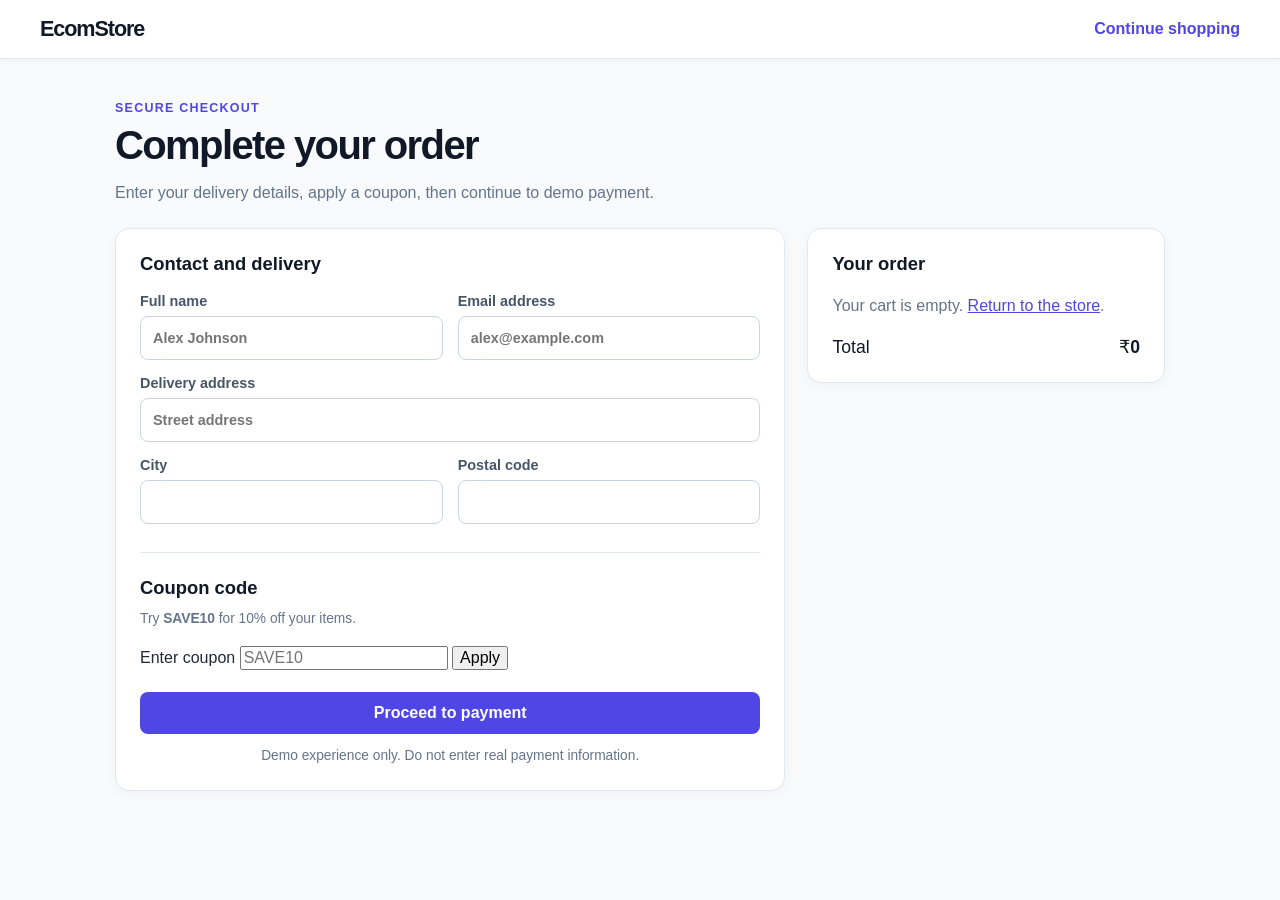
<file: checkout.html>
<!DOCTYPE html>
<html lang="en">
<head>
    <meta charset="UTF-8">
    <meta name="viewport" content="width=device-width, initial-scale=1.0">
    <title>Checkout - EcomStore</title>
    <link rel="stylesheet" href="style.css">
</head>
<body>
    <header class="checkout-header">
        <a href="index.html" class="logo">EcomStore</a>
        <a class="back-link" href="index.html">Continue shopping</a>
    </header>
    <main class="checkout-page">
        <div class="checkout-title">
            <p class="eyebrow">Secure checkout</p>
            <h1>Complete your order</h1>
            <p>Enter your delivery details, apply a coupon, then continue to demo payment.</p>
        </div>
        <div class="checkout-layout">
            <form id="checkoutForm" class="checkout-card">
                <section class="checkout-section">
                    <h2>Contact and delivery</h2>
                    <div class="checkout-fields">
                        <label>Full name<input name="name" autocomplete="name" required placeholder="Alex Johnson"></label>
                        <label>Email address<input name="email" type="email" autocomplete="email" required placeholder="alex@example.com"></label>
                        <label class="field-wide">Delivery address<input name="address" autocomplete="street-address" required placeholder="Street address"></label>
                        <label>City<input name="city" autocomplete="address-level2" required></label>
                        <label>Postal code<input name="postal" autocomplete="postal-code" required></label>
                    </div>
                </section>
                <section class="checkout-section">
                    <h2>Coupon code</h2>
                    <p class="demo-note">Try <strong>SAVE10</strong> for 10% off your items.</p>
                    <div class="coupon-row">
                        <label class="coupon-label" for="couponCode">Enter coupon</label>
                        <input id="couponCode" placeholder="SAVE10" autocomplete="off">
                        <button id="applyCoupon" type="button" class="secondary-button">Apply</button>
                    </div>
                    <p id="couponFeedback" class="coupon-feedback" aria-live="polite"></p>
                </section>
                <button id="proceedPayment" class="place-order-button" type="button">Proceed to payment</button>
                <section id="paymentSection" class="checkout-section hidden">
                    <h2>Demo payment details</h2>
                    <p class="demo-note">Sample details only. Payment information is never stored or sent.</p>
                    <div class="checkout-fields">
                        <label class="field-wide">Name on card<input name="cardName" autocomplete="cc-name" placeholder="Alex Johnson"></label>
                        <label class="field-wide">Card number<input name="cardNumber" inputmode="numeric" autocomplete="cc-number" minlength="12" maxlength="19" placeholder="4242 4242 4242 4242"></label>
                        <label>Expiry date<input name="expiry" autocomplete="cc-exp" placeholder="MM/YY"></label>
                        <label>Security code<input name="cvv" inputmode="numeric" autocomplete="cc-csc" minlength="3" maxlength="4" placeholder="123"></label>
                    </div>
                    <button class="place-order-button" type="submit">Place demo order</button>
                </section>
                <p class="demo-disclaimer">Demo experience only. Do not enter real payment information.</p>
            </form>
            <aside class="checkout-card order-card">
                <h2>Your order</h2>
                <div id="checkoutItems"></div>
                <div class="order-total"><span>Total</span><strong id="checkoutTotal">₹0</strong></div>
            </aside>
        </div>
    </main>
    <div id="successModal" class="success-overlay hidden" role="dialog" aria-modal="true" aria-labelledby="successTitle">
        <div class="success-card">
            <div class="success-check" aria-hidden="true">✓</div>
            <h2 id="successTitle">Order placed successfully!</h2>
            <p id="successMessage">Thanks for your order.</p>
            <a class="place-order-button success-home" href="index.html">Back to store</a>
        </div>
    </div>
    <script src="checkout.js"></script>
</body>
</html>
</file>
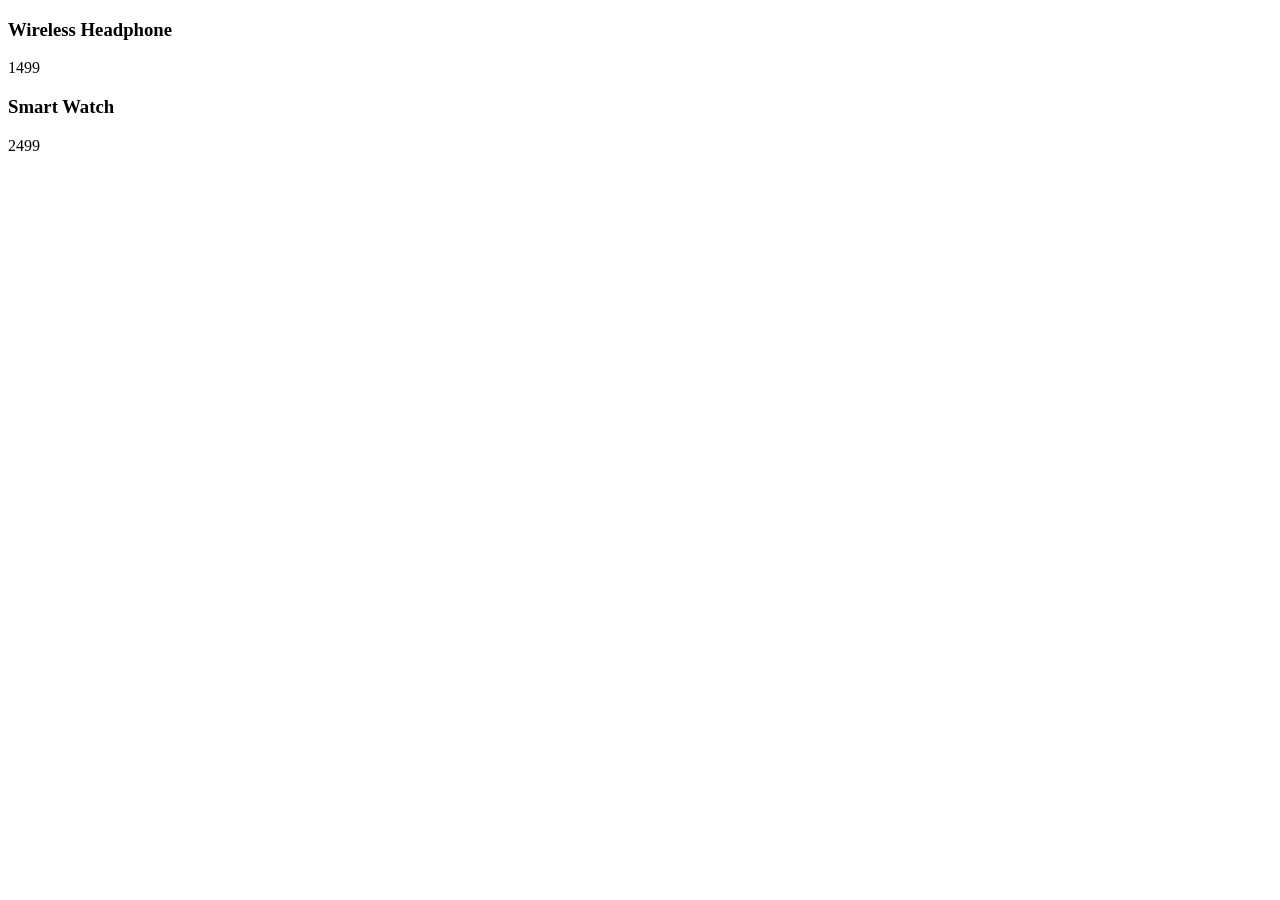
<file: problem.html>
<!DOCTYPE html>
<html lang="en">
<head>
    <meta charset="UTF-8">
    <meta name="viewport" content="width=device-width, initial-scale=1.0">
    <title>Document</title>
</head>
<body>
    <div class="product-card">
    <h3> Wireless Headphone</h3>
    <p> 1499</p>
    </div>
    <div class="product-card">
    <h3> Smart Watch</h3>
    <p> 2499</p>
    </div>
</body>
</html>
</file>
<file: style.css>
:root {
    color-scheme: light;
    font-family: "Segoe UI", Arial, sans-serif;
    color: #1f2937;
    background: #f8fafc;
    font-synthesis: none;
    text-rendering: optimizeLegibility;
    -webkit-font-smoothing: antialiased;
    --primary: #4f46e5;
    --primary-dark: #4338ca;
    --muted: #64748b;
    --border: #e2e8f0;
}

* {
    box-sizing: border-box;
}

body {
    min-width: 320px;
    min-height: 100vh;
    margin: 0;
    display: flex;
    flex-direction: column;
}

button,
input,
select {
    font: inherit;
}

button,
select {
    cursor: pointer;
}

header {
    position: sticky;
    z-index: 10;
    top: 0;
    display: flex;
    align-items: center;
    gap: 28px;
    width: 100%;
    padding: 16px max(24px, calc((100% - 1200px) / 2));
    background: #fff;
    border-bottom: 1px solid var(--border);
    box-shadow: 0 2px 12px rgb(15 23 42 / 4%);
}

.logo {
    flex-shrink: 0;
    color: #111827;
    font-size: 1.35rem;
    font-weight: 800;
    letter-spacing: -0.05em;
    text-decoration: none;
}

.search-box {
    display: flex;
    flex: 1;
    max-width: 620px;
    margin: 0 auto;
}

.search-box input {
    width: 100%;
    min-width: 0;
    padding: 11px 14px;
    color: #1f2937;
    background: #f8fafc;
    border: 1px solid var(--border);
    border-right: 0;
    border-radius: 9px 0 0 9px;
    outline: none;
}

.search-box input:focus {
    border-color: var(--primary);
    box-shadow: inset 0 0 0 1px var(--primary);
}

.search-box button,
.cart-button {
    color: #fff;
    background: var(--primary);
    border: 0;
    transition: background-color 160ms ease, transform 160ms ease;
}

.search-box button {
    padding: 0 18px;
    border-radius: 0 9px 9px 0;
    font-weight: 650;
}

.search-box button:hover,
.cart-button:hover {
    background: var(--primary-dark);
}

.cart-button {
    flex-shrink: 0;
    padding: 10px 14px;
    border-radius: 9px;
    font-weight: 700;
}

.cart-button:active,
.search-box button:active {
    transform: translateY(1px);
}

.container {
    width: min(1200px, calc(100% - 48px));
    margin: 0 auto;
    flex: 1;
}

.hero {
    margin: 38px 0 42px;
    padding: clamp(38px, 7vw, 76px) 24px;
    overflow: hidden;
    text-align: center;
    background:
        radial-gradient(ellipse at 85% 10%, rgb(129 140 248 / 34%), transparent 38%),
        linear-gradient(135deg, #eef2ff 0%, #f5f3ff 55%, #fff 100%);
    border: 1px solid #e0e7ff;
    border-radius: 22px;
}

.hero .eyebrow {
    margin: 0 0 12px;
    color: var(--primary);
    font-size: 0.8rem;
    font-weight: 750;
    letter-spacing: 0.12em;
    text-transform: uppercase;
}

.hero h1 {
    margin: 0;
    color: #111827;
    font-size: clamp(2.2rem, 5vw, 3.8rem);
    letter-spacing: -0.055em;
    line-height: 1.1;
}

.hero h1 span {
    color: var(--primary);
}

.hero h1 + p {
    max-width: 520px;
    margin: 18px auto 0;
    color: var(--muted);
    font-size: 1.05rem;
    line-height: 1.7;
}

.product-section {
    padding-bottom: 52px;
}

.section-heading {
    display: flex;
    align-items: end;
    justify-content: space-between;
    gap: 20px;
    margin-bottom: 22px;
}

.section-heading h2 {
    margin: 0;
    color: #111827;
    font-size: clamp(1.5rem, 3vw, 1.9rem);
    letter-spacing: -0.04em;
}

.section-heading p {
    margin: 6px 0 0;
    color: var(--muted);
}

.section-heading select {
    min-height: 42px;
    padding: 0 34px 0 12px;
    color: #334155;
    background: #fff;
    border: 1px solid var(--border);
    border-radius: 8px;
}

.categoires {
    display: flex;
    gap: 10px;
    margin-bottom: 24px;
    padding-bottom: 4px;
    overflow-x: auto;
}

.categoires button {
    flex-shrink: 0;
    padding: 9px 15px;
    color: #475569;
    background: #fff;
    border: 1px solid var(--border);
    border-radius: 999px;
    font-size: 0.9rem;
    font-weight: 600;
    transition: color 160ms ease, background-color 160ms ease, border-color 160ms ease;
}

.categoires button:hover,
.categoires button.active,
.categoires button.category-button.active {
    color: #fff;
    background: var(--primary);
    border-color: var(--primary);
}

.product-grid {
    display: grid;
    grid-template-columns: repeat(auto-fill, minmax(min(100%, 220px), 1fr));
    gap: 20px;
}

.empty-message {
    grid-column: 1 / -1;
    padding: 52px 20px;
    text-align: center;
    background: #fff;
    border: 1px dashed #cbd5e1;
    border-radius: 14px;
}

.empty-message h3 {
    margin: 0;
    color: #334155;
    font-size: 1.2rem;
}

.empty-message p {
    margin: 9px 0 0;
    color: var(--muted);
}

.product-card {
    overflow: hidden;
    background: #fff;
    border: 1px solid var(--border);
    border-radius: 14px;
    box-shadow: 0 3px 12px rgb(15 23 42 / 4%);
    transition: transform 180ms ease, box-shadow 180ms ease;
}

.product-card:hover {
    transform: translateY(-4px);
    box-shadow: 0 12px 25px rgb(15 23 42 / 9%);
}

.product-card img {
    display: block;
    width: 100%;
    aspect-ratio: 4 / 3;
    object-fit: cover;
    background: #f1f5f9;
}

.product-card .product-info {
    padding: 16px;
}

.product-category {
    display: inline-block;
    margin-bottom: 8px;
    color: var(--primary);
    font-size: 0.75rem;
    font-weight: 700;
    letter-spacing: 0.06em;
    text-transform: uppercase;
}

.product-card h3 {
    margin: 0 0 8px;
    color: #1e293b;
    font-size: 1rem;
}

.product-description {
    min-height: 40px;
    margin: 0 0 14px;
    color: var(--muted);
    font-size: 0.88rem;
    line-height: 1.45;
}

.product-details {
    display: flex;
    align-items: center;
    justify-content: space-between;
    gap: 8px;
}

.product-card .price {
    color: var(--primary);
    font-size: 1.1rem;
    font-weight: 750;
}

.product-rating {
    color: #a16207;
    font-size: 0.88rem;
    font-weight: 650;
}

.add-to-cart {
    width: 100%;
    margin-top: 14px;
    padding: 10px 14px;
    color: #fff;
    background: var(--primary);
    border: 0;
    border-radius: 8px;
    font-weight: 650;
    transition: background-color 160ms ease;
}

.add-to-cart:hover {
    background: var(--primary-dark);
}

.footer {
    padding: 22px 24px;
    color: var(--muted);
    text-align: center;
    background: #fff;
    border-top: 1px solid var(--border);
}

.footer p {
    margin: 0;
    font-size: 0.9rem;
}

@media (max-width: 640px) {
    header {
        flex-wrap: wrap;
        gap: 12px;
        padding: 12px 16px;
    }

    .logo {
        font-size: 1.2rem;
    }

    .cart-button {
        margin-left: auto;
    }

    .search-box {
        order: 1;
        flex-basis: 100%;
        max-width: none;
    }

    .container {
        width: min(100% - 32px, 1200px);
    }

    .hero {
        margin: 24px 0 32px;
        padding: 42px 18px;
        border-radius: 16px;
    }

    .section-heading {
        align-items: start;
        flex-direction: column;
    }

    .section-heading select {
        width: 100%;
    }

    .product-grid {
        gap: 14px;
    }
}

/* Checkout page */
.checkout-header { justify-content: space-between; }
.back-link { color: var(--primary); font-weight: 650; text-decoration: none; }
.checkout-page { width: min(1050px, calc(100% - 40px)); margin: 42px auto 64px; flex: 1; }
.checkout-title { margin-bottom: 26px; }
.checkout-title .eyebrow { margin: 0 0 8px; color: var(--primary); font-size: .78rem; font-weight: 750; letter-spacing: .1em; text-transform: uppercase; }
.checkout-title h1 { margin: 0; color: #111827; font-size: clamp(1.8rem, 4vw, 2.5rem); letter-spacing: -.04em; }
.checkout-title > p:last-child { color: var(--muted); }
.checkout-layout { display: grid; grid-template-columns: minmax(0, 1.5fr) minmax(260px, .8fr); align-items: start; gap: 22px; }
.checkout-card { padding: 24px; background: #fff; border: 1px solid var(--border); border-radius: 14px; box-shadow: 0 3px 12px rgb(15 23 42 / 4%); }
.checkout-section + .checkout-section { margin-top: 28px; padding-top: 24px; border-top: 1px solid var(--border); }
.checkout-card h2 { margin: 0 0 18px; color: #111827; font-size: 1.15rem; }
.checkout-fields { display: grid; grid-template-columns: 1fr 1fr; gap: 15px; }
.checkout-fields label { display: grid; gap: 7px; color: #475569; font-size: .9rem; font-weight: 600; }
.checkout-fields input { width: 100%; min-height: 44px; padding: 10px 12px; color: #1f2937; background: #fff; border: 1px solid #cbd5e1; border-radius: 8px; }
.checkout-fields input:focus { border-color: var(--primary); outline: 2px solid rgb(79 70 229 / 15%); }
.field-wide { grid-column: 1 / -1; }
.demo-note, .demo-disclaimer { color: var(--muted); font-size: .86rem; line-height: 1.5; }
.demo-note { margin: -8px 0 16px; }
.demo-disclaimer { margin: 12px 0 0; text-align: center; }
.place-order-button, .checkout-button { display: block; width: 100%; margin-top: 22px; padding: 12px 16px; color: #fff; background: var(--primary); border: 0; border-radius: 8px; font-weight: 700; text-align: center; text-decoration: none; cursor: pointer; }
.place-order-button:hover, .checkout-button:hover { background: var(--primary-dark); }
.place-order-button:disabled { background: #94a3b8; cursor: not-allowed; }
.checkout-button { max-width: 100%; }
.order-card { position: sticky; top: 95px; }
.order-line { display: flex; justify-content: space-between; gap: 12px; padding: 13px 0; color: #334155; border-bottom: 1px solid var(--border); font-size: .92rem; }
.order-line small { color: var(--muted); }
.order-line strong { white-space: nowrap; }
.order-total { display: flex; justify-content: space-between; margin-top: 18px; color: #111827; font-size: 1.1rem; }
.checkout-empty { color: var(--muted); line-height: 1.6; }
.checkout-empty a { color: var(--primary); }
.success-overlay { position: fixed; inset: 0; z-index: 20000; display: grid; place-items: center; padding: 20px; background: rgb(15 23 42 / 65%); }
.success-card { width: min(430px, 100%); padding: 34px 26px; background: #fff; border-radius: 16px; text-align: center; box-shadow: 0 20px 60px rgb(0 0 0 / 20%); }
.success-check { display: grid; width: 60px; height: 60px; place-items: center; margin: 0 auto 16px; color: #fff; background: #16a34a; border-radius: 50%; font-size: 2rem; }
.success-card h2 { margin: 0 0 10px; color: #111827; }
.success-card p { color: var(--muted); line-height: 1.6; }
.success-home { margin-top: 20px; }
@media (max-width: 720px) {
    .checkout-page { margin-top: 28px; }
    .checkout-layout { grid-template-columns: 1fr; }
    .order-card { position: static; grid-row: 1; }
}
@media (max-width: 480px) {
    .checkout-page { width: calc(100% - 28px); }
    .checkout-card { padding: 18px; }
    .checkout-fields { grid-template-columns: 1fr; }
    .field-wide { grid-column: auto; }
}


.view-details-btn {
    width: 100%;
    padding: 12px 16px;
    background-color: #2563eb;
    color: #ffffff;
    border: none;
    border-radius: 8px;
    font-size: 15px;
    font-weight: 600;
    cursor: pointer;
    transition: background-color 0.3s ease, transform 0.2s ease;
}

.view-details-btn:hover {
    background-color: #1d4ed8;
    transform: translateY(-2px);
}

.view-details-btn:active {
    transform: scale(0.98);
}

.view-details-btn:focus-visible {
    outline: 3px solid #93c5fd;
    outline-offset: 3px;
}

/* Product Modal */

.product-modal {
    position: fixed;
    inset: 0;
    z-index: 9999;
    background: rgba(0, 0, 0, 0.7);

    display: flex;
    justify-content: center;
    align-items: center;

    padding: 20px;
}

.hidden {
    display: none !important;
}

.modal-content {
    position: relative;
    width: 100%;
    max-width: 450px;
    max-height: 85vh;
    overflow-y: auto;

    background: white;
    color: #222;
    padding: 24px;
    border-radius: 14px;
}

#closeModal {
    position: absolute;
    top: 10px;
    right: 12px;

    width: 36px;
    height: 36px;

    font-size: 26px;
    border: none;
    border-radius: 50%;
    background: #eee;
    cursor: pointer;
}

.modal-product-image {
    display: block;
    width: 100%;
    height: 240px;
    object-fit: contain;
}

.modal-product-name {
    margin-top: 15px;
}

.modal-product-price {
    font-size: 24px;
    font-weight: bold;
    color: #2563eb;
}

.modal-product-description {
    color: #555;
}


/* ==============================
   CART MODAL
============================== */

#cartModal {
    position: fixed;
    inset: 0;
    z-index: 10000;

    display: flex;
    justify-content: center;
    align-items: center;

    padding: 20px;

    background: rgba(0, 0, 0, 0.7);
}

#cartModal.hidden {
    display: none !important;
}

#cartModal .modal-content {
    position: relative;

    width: 100%;
    max-width: 500px;
    max-height: 85vh;

    overflow-y: auto;

    background: #fff;
    color: #222;

    padding: 24px;

    border-radius: 14px;

    box-shadow: 0 20px 50px rgba(0, 0, 0, 0.25);
}

#closeCart {
    position: absolute;
    top: 10px;
    right: 12px;

    width: 36px;
    height: 36px;

    font-size: 26px;

    border: none;
    border-radius: 50%;

    background: #eee;

    cursor: pointer;
}

#closeCart:hover {
    background: #ddd;
}

#cartModal h2 {
    margin: 0 0 20px;
    color: #111827;
}

#cartItems {
    width: 100%;
}

.cart-item {
    display: flex;
    align-items: center;
    gap: 10px;

    padding: 14px 0;

    border-bottom: 1px solid var(--border);
}

.cart-item p {
    margin: 0;
}

.cart-item p:first-child {
    flex: 1;
    color: #1f2937;
    font-weight: 600;
}

.cart-item p:nth-child(2) {
    color: #64748b;
}

.cart-item button {
    padding: 5px 10px;

    color: #fff;
    background: var(--primary);

    border: none;
    border-radius: 6px;

    cursor: pointer;
}

.cart-item button:hover {
    background: var(--primary-dark);
}

.cart-item span {
    min-width: 24px;
    text-align: center;
    font-weight: 700;
}

#cartTotal {
    margin-top: 20px;

    color: #111827;

    font-size: 1.1rem;
    font-weight: 700;
}

#clearCart {
    margin-top: 12px;

    padding: 10px 16px;

    color: #fff;
    background: #dc2626;

    border: none;
    border-radius: 8px;

    font-weight: 600;

    cursor: pointer;
}

#clearCart:hover {
    background: #b91c1c;
}

@media (max-width: 640px) {

    #cartModal {
        padding: 15px;
    }

    #cartModal .modal-content {
        max-width: 100%;
        padding: 20px;
    }

    .cart-item {
        flex-wrap: wrap;
    }
}
</file>
